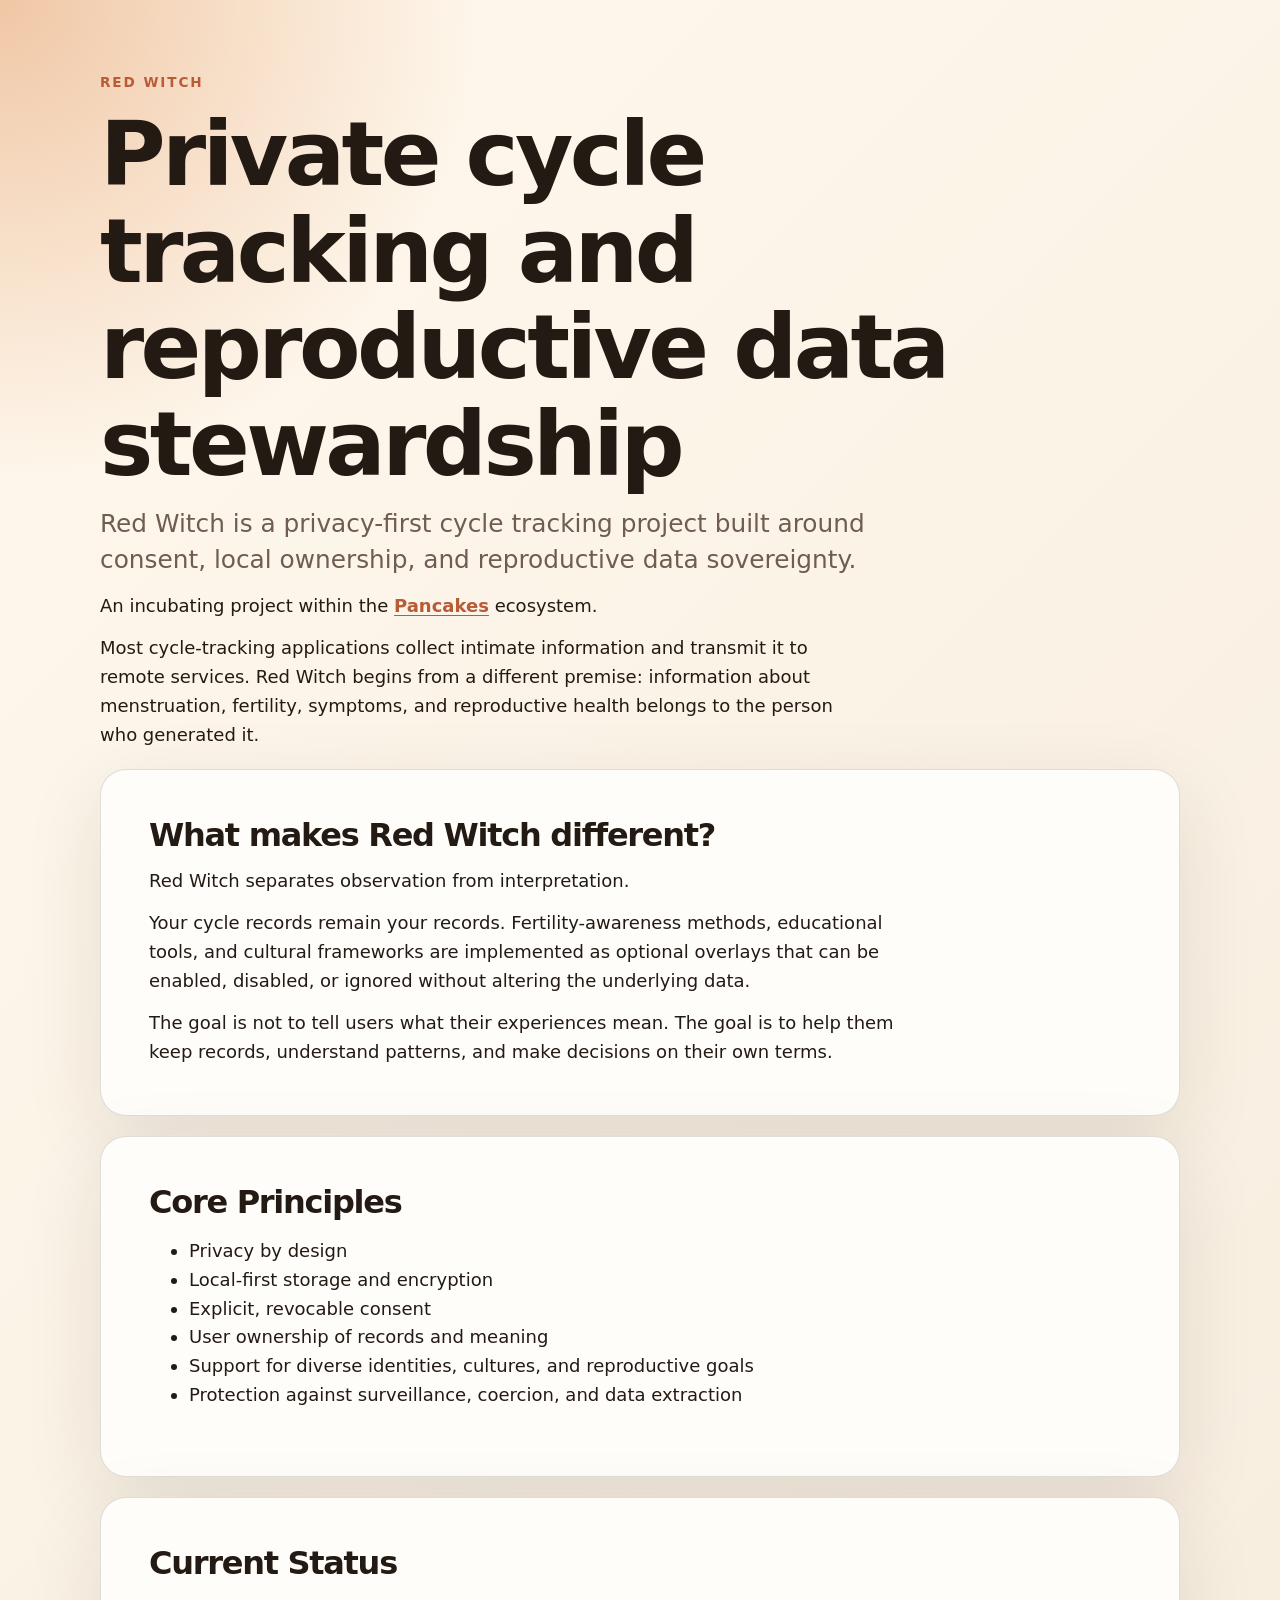
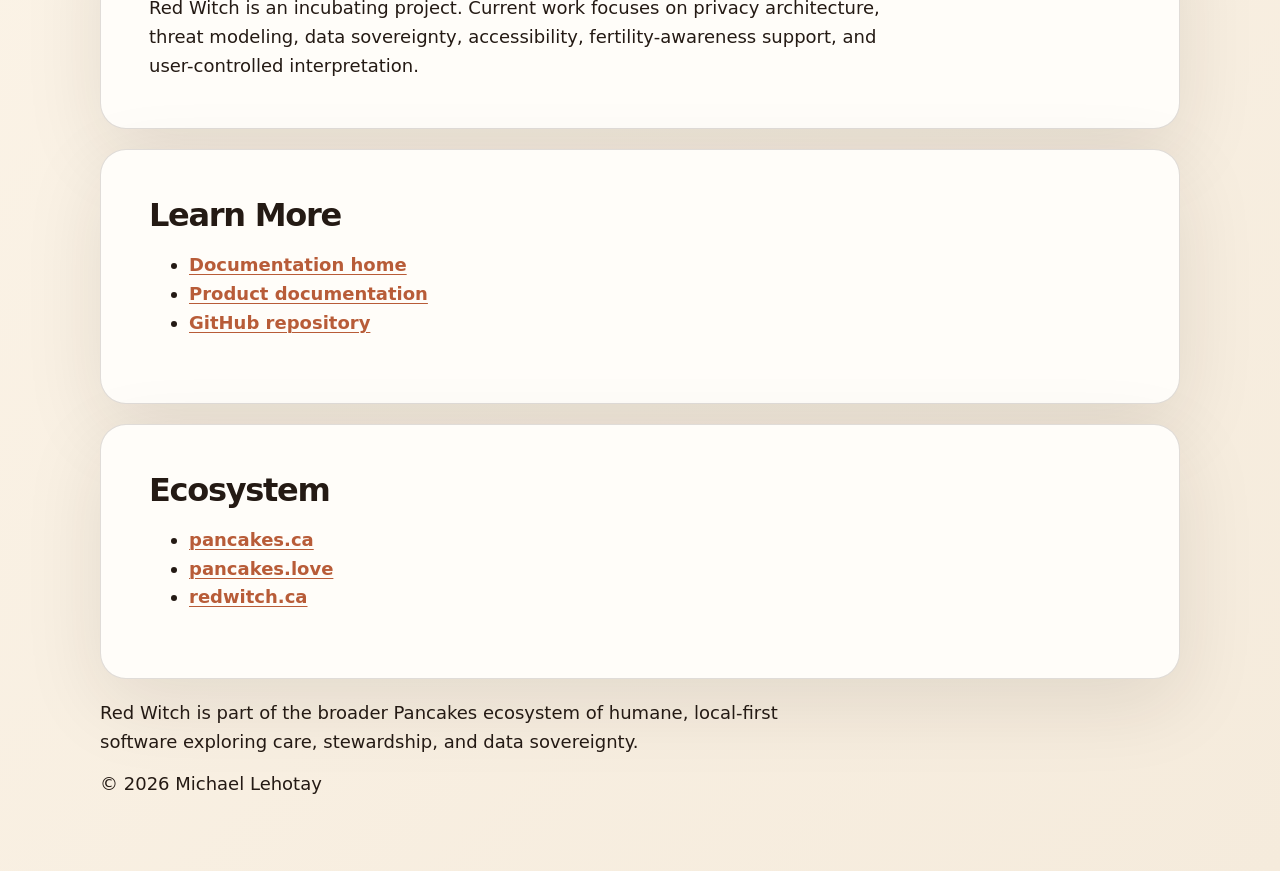
<file: site/index.html>
<!doctype html>
<html lang="en">
<head>
  <meta charset="utf-8">
  <meta name="viewport" content="width=device-width, initial-scale=1">
  <title>Red Witch</title>
  <meta
    name="description"
    content="Privacy-first cycle tracking, reproductive recordkeeping, and data sovereignty."
  >
  <link rel="canonical" href="https://www.redwitch.ca/">
  <link rel="stylesheet" href="styles.css">
</head>
<body>
  <main class="page">
    <header>
      <p class="eyebrow">Red Witch</p>
      <h1>Private cycle tracking and reproductive data stewardship</h1>
      <p class="lede">
        Red Witch is a privacy-first cycle tracking project built around
        consent, local ownership, and reproductive data sovereignty.
      </p>
      <p class="small">
        An incubating project within the
        <a href="https://pancakes.ca/">Pancakes</a>
        ecosystem.
      </p>
    </header>

    <section>
      <p>
        Most cycle-tracking applications collect intimate information and
        transmit it to remote services. Red Witch begins from a different
        premise: information about menstruation, fertility, symptoms, and
        reproductive health belongs to the person who generated it.
      </p>
    </section>

    <section class="panel">
      <h2>What makes Red Witch different?</h2>

      <p>
        Red Witch separates observation from interpretation.
      </p>

      <p>
        Your cycle records remain your records. Fertility-awareness methods,
        educational tools, and cultural frameworks are implemented as optional
        overlays that can be enabled, disabled, or ignored without altering
        the underlying data.
      </p>

      <p>
        The goal is not to tell users what their experiences mean. The goal
        is to help them keep records, understand patterns, and make decisions
        on their own terms.
      </p>
    </section>

    <section class="panel">
      <h2>Core Principles</h2>

      <ul class="links">
        <li>Privacy by design</li>
        <li>Local-first storage and encryption</li>
        <li>Explicit, revocable consent</li>
        <li>User ownership of records and meaning</li>
        <li>Support for diverse identities, cultures, and reproductive goals</li>
        <li>Protection against surveillance, coercion, and data extraction</li>
      </ul>
    </section>

    <section class="panel">
      <h2>Current Status</h2>

      <p>
        Red Witch is an incubating project. Current work focuses on privacy
        architecture, threat modeling, data sovereignty, accessibility,
        fertility-awareness support, and user-controlled interpretation.
      </p>
    </section>

    <section class="panel">
      <h2>Learn More</h2>

      <ul class="links">
        <li><a href="https://docs.redwitch.ca/">Documentation home</a></li>
        <li><a href="https://docs.redwitch.ca/product/">Product documentation</a></li>
        <li><a href="https://github.com/Floating-Eye-Software/redwitch">GitHub repository</a></li>
      </ul>
    </section>

    <section class="panel">
      <h2>Ecosystem</h2>

      <ul class="links">
        <li><a href="https://pancakes.ca/">pancakes.ca</a></li>
        <li><a href="https://pancakes.love/">pancakes.love</a></li>
        <li><a href="https://www.redwitch.ca/">redwitch.ca</a></li>
      </ul>
    </section>

    <footer>
      <p>
        Red Witch is part of the broader Pancakes ecosystem of humane,
        local-first software exploring care, stewardship, and data sovereignty.
      </p>

      <p class="small">
        © 2026 Michael Lehotay
      </p>
    </footer>
  </main>
</body>
</html>
</file>
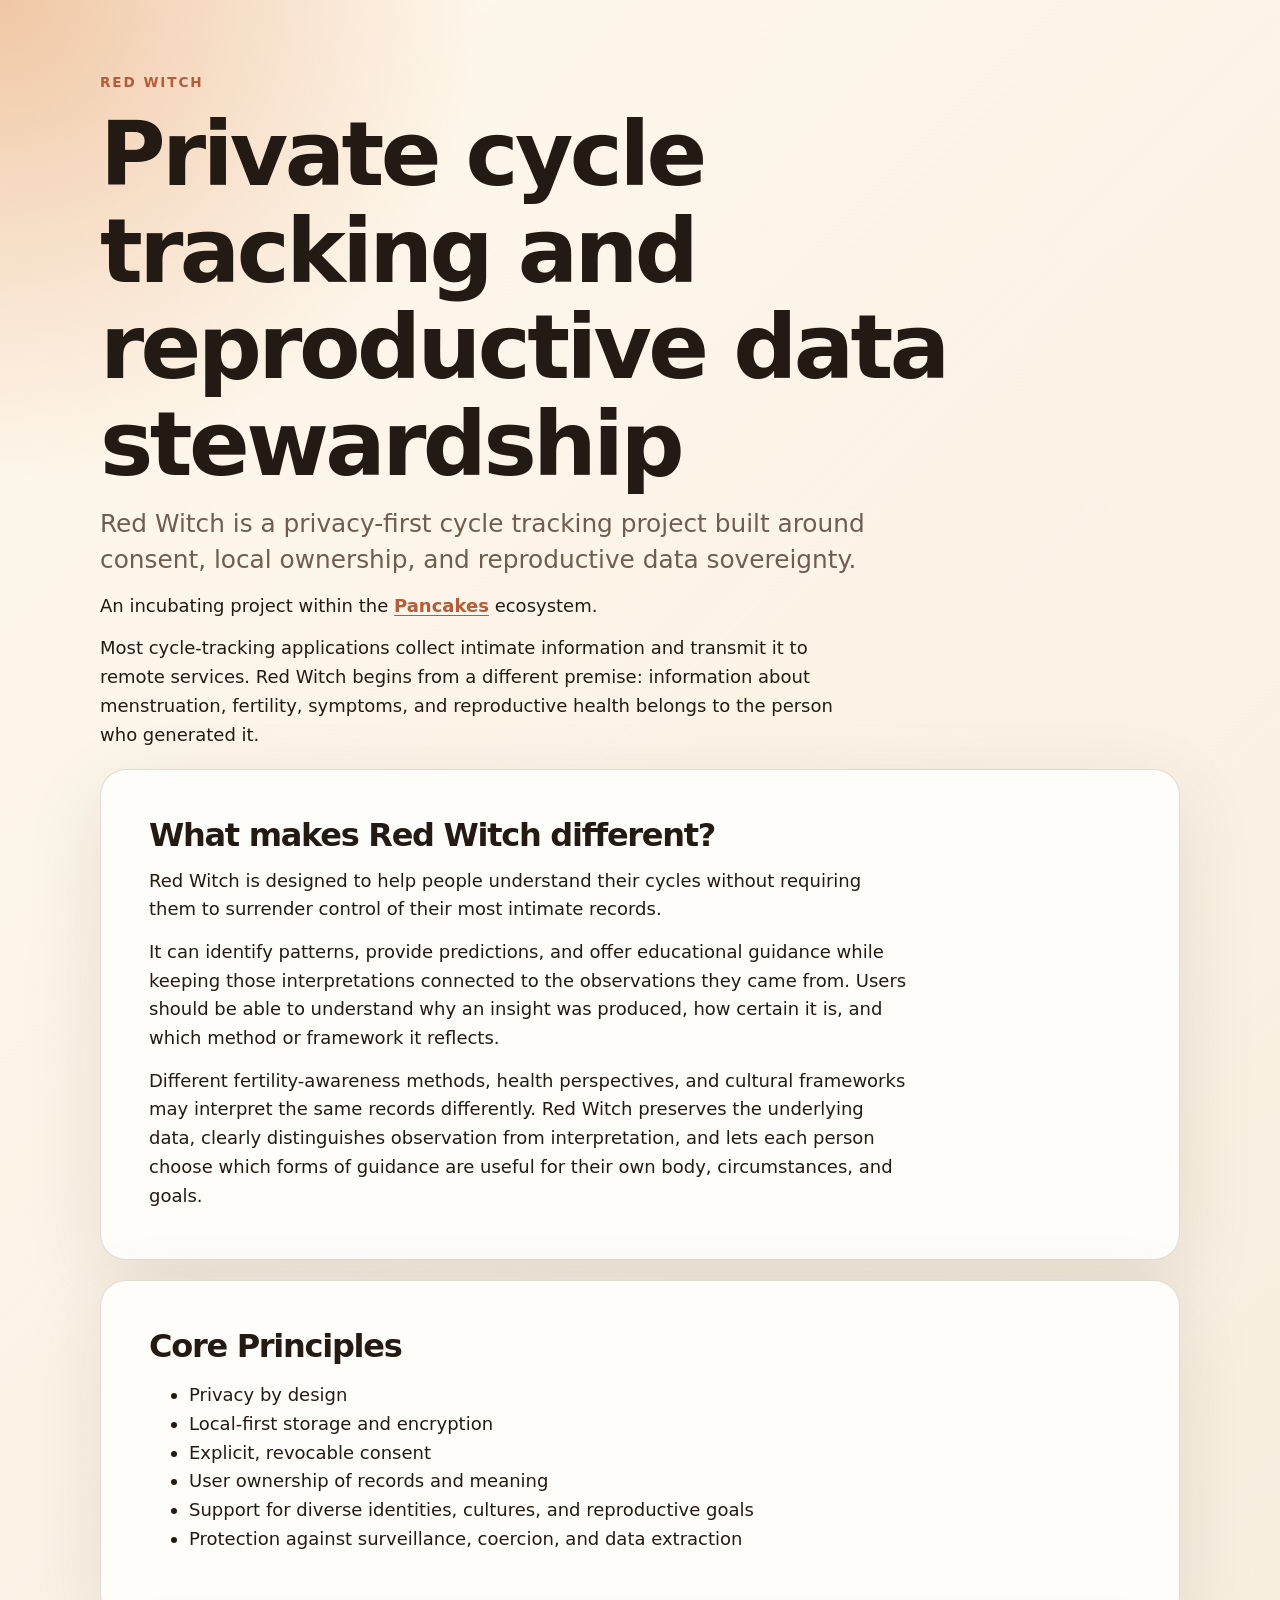
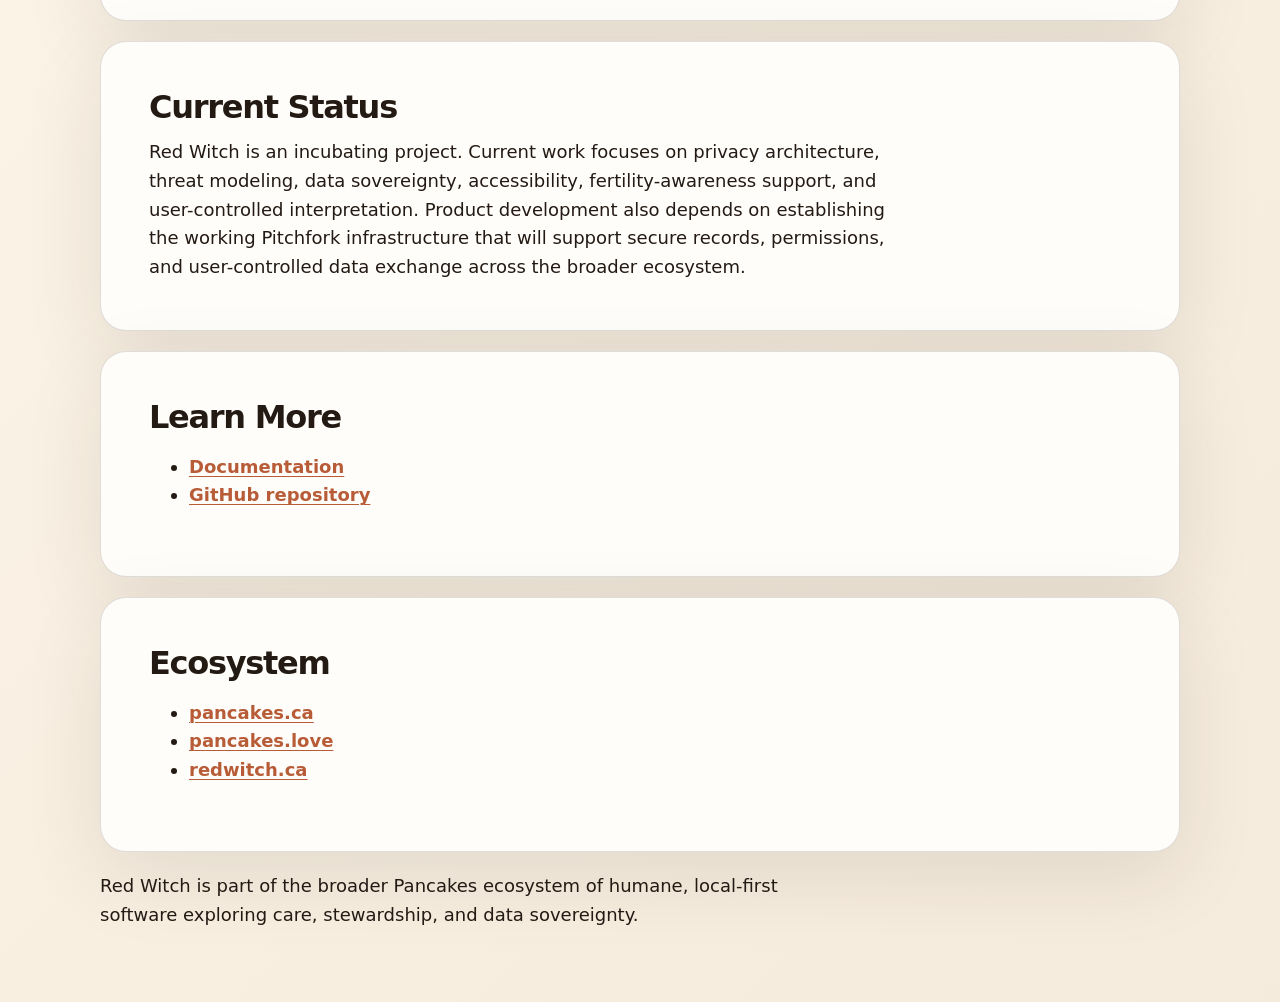
<file: sites/www.redwitch.ca/index.html>
<!doctype html>
<html lang="en">
<head>
  <meta charset="utf-8">
  <meta name="viewport" content="width=device-width, initial-scale=1">
  <title>Red Witch</title>
  <meta
    name="description"
    content="Privacy-first cycle tracking, reproductive recordkeeping, and data sovereignty."
  >
  <!-- Canonical host; the apex redirect root is /sites/redwitch.ca/. -->
  <link rel="canonical" href="https://www.redwitch.ca/">
  <link rel="stylesheet" href="styles.css">
</head>
<body>
  <main class="page">
    <header>
      <p class="eyebrow">Red Witch</p>
      <h1>Private cycle tracking and reproductive data stewardship</h1>
      <p class="lede">
        Red Witch is a privacy-first cycle tracking project built around
        consent, local ownership, and reproductive data sovereignty.
      </p>
      <p class="small">
        An incubating project within the
        <a href="https://www.pancakes.ca/">Pancakes</a>
        ecosystem.
      </p>
    </header>

    <section>
      <p>
        Most cycle-tracking applications collect intimate information and
        transmit it to remote services. Red Witch begins from a different
        premise: information about menstruation, fertility, symptoms, and
        reproductive health belongs to the person who generated it.
      </p>
    </section>

    <section class="panel">
      <h2>What makes Red Witch different?</h2>

      <p>
        Red Witch is designed to help people understand their cycles without
        requiring them to surrender control of their most intimate records.
      </p>

      <p>
        It can identify patterns, provide predictions, and offer educational
        guidance while keeping those interpretations connected to the
        observations they came from. Users should be able to understand why an
        insight was produced, how certain it is, and which method or framework
        it reflects.
      </p>

      <p>
        Different fertility-awareness methods, health perspectives, and
        cultural frameworks may interpret the same records differently. Red
        Witch preserves the underlying data, clearly distinguishes observation
        from interpretation, and lets each person choose which forms of
        guidance are useful for their own body, circumstances, and goals.
      </p>
    </section>

    <section class="panel">
      <h2>Core Principles</h2>

      <ul class="links">
        <li>Privacy by design</li>
        <li>Local-first storage and encryption</li>
        <li>Explicit, revocable consent</li>
        <li>User ownership of records and meaning</li>
        <li>Support for diverse identities, cultures, and reproductive goals</li>
        <li>Protection against surveillance, coercion, and data extraction</li>
      </ul>
    </section>

    <section class="panel">
      <h2>Current Status</h2>

      <p>
        Red Witch is an incubating project. Current work focuses on privacy
        architecture, threat modeling, data sovereignty, accessibility,
        fertility-awareness support, and user-controlled interpretation.
        Product development also depends on establishing the working Pitchfork
        infrastructure that will support secure records, permissions, and
        user-controlled data exchange across the broader ecosystem.
      </p>
    </section>

    <section class="panel">
      <h2>Learn More</h2>

      <ul class="links">
        <li><a href="https://docs.redwitch.ca/">Documentation</a></li>
        <li><a href="https://github.com/Floating-Eye-Software/redwitch">GitHub repository</a></li>
      </ul>
    </section>

    <section class="panel">
      <h2>Ecosystem</h2>

      <ul class="links">
        <li><a href="https://www.pancakes.ca/">pancakes.ca</a></li>
        <li><a href="https://pancakes.love/">pancakes.love</a></li>
        <li><a href="https://www.redwitch.ca/">redwitch.ca</a></li>
      </ul>
    </section>

    <footer>
      <p>
        Red Witch is part of the broader Pancakes ecosystem of humane,
        local-first software exploring care, stewardship, and data sovereignty.
      </p>
    </footer>

  </main>
</body>
</html>
</file>
<file: site/styles.css>
:root {
  --bg: #fff8ed;
  --panel: #fffdf8;
  --panel-muted: #f5ebdc;
  --text: #241a14;
  --muted: #6e5d50;
  --accent: #b85c38;
  --accent-soft: #f0c7a5;
  --border: rgba(36, 26, 20, 0.14);
  --shadow: 0 24px 80px rgba(36, 26, 20, 0.10);
  --radius: 26px;
}

.site-pancakes-love {
  --bg: #fff1f5;
  --panel: #fffaff;
  --panel-muted: #f7e3eb;
  --text: #2a111a;
  --muted: #755263;
  --accent: #a43d68;
  --accent-soft: #f1b6cc;
  --border: rgba(42, 17, 26, 0.14);
  --shadow: 0 24px 80px rgba(42, 17, 26, 0.11);
}

* {
  box-sizing: border-box;
}

html {
  min-height: 100%;
}

body {
  min-height: 100%;
  margin: 0;
  background:
    radial-gradient(circle at top left, var(--accent-soft), transparent 30rem),
    linear-gradient(135deg, var(--bg), var(--panel-muted));
  color: var(--text);
  font-family: ui-sans-serif, system-ui, -apple-system, BlinkMacSystemFont, "Segoe UI", sans-serif;
  font-size: 18px;
  line-height: 1.6;
}

.page {
  width: min(1080px, calc(100% - 32px));
  margin: 0 auto;
  padding: 8vh 0;
}

.panel,
.card {
  background: color-mix(in srgb, var(--panel) 92%, white 8%);
  border: 1px solid var(--border);
  border-radius: var(--radius);
  box-shadow: var(--shadow);
}

.panel {
  padding: clamp(1.5rem, 4vw, 3rem);
  margin: 1.25rem 0;
}

.panel-hero {
  padding-top: clamp(2.5rem, 8vw, 5rem);
  padding-bottom: clamp(2.5rem, 8vw, 5rem);
}

.panel-muted {
  background: color-mix(in srgb, var(--panel-muted) 82%, white 18%);
}

.eyebrow {
  margin: 0 0 0.75rem;
  color: var(--accent);
  font-size: 0.85rem;
  font-weight: 800;
  letter-spacing: 0.14em;
  text-transform: uppercase;
}

h1,
h2 {
  line-height: 1.08;
  letter-spacing: -0.04em;
}

h1 {
  max-width: 920px;
  margin: 0;
  font-size: clamp(2.4rem, 8vw, 5.6rem);
}

h2 {
  margin: 0 0 0.85rem;
  font-size: clamp(1.35rem, 3vw, 2rem);
}

p {
  max-width: 760px;
  margin: 0.85rem 0 0;
}

.lede {
  max-width: 820px;
  color: var(--muted);
  font-size: clamp(1.2rem, 2.4vw, 1.55rem);
  line-height: 1.45;
}

.grid {
  display: grid;
  grid-template-columns: repeat(2, minmax(0, 1fr));
  gap: 1.25rem;
  margin: 1.25rem 0;
}

.card {
  padding: clamp(1.25rem, 3vw, 2rem);
}

.card p {
  color: var(--muted);
}

.principles {
  display: grid;
  grid-template-columns: repeat(2, minmax(0, 1fr));
  gap: 0.5rem 1.5rem;
  margin: 1rem 0 0;
  padding-left: 1.25rem;
}

.principles li::marker {
  color: var(--accent);
}

a {
  color: var(--accent);
  font-weight: 700;
  text-decoration-thickness: 0.08em;
  text-underline-offset: 0.16em;
}

a:hover {
  text-decoration-thickness: 0.14em;
}

@media (max-width: 760px) {
  body {
    font-size: 16px;
  }

  .page {
    width: min(100% - 24px, 1080px);
    padding: 3vh 0;
  }

  .grid,
  .principles {
    grid-template-columns: 1fr;
  }
}
</file>
<file: sites/www.redwitch.ca/styles.css>
:root {
  --bg: #fff8ed;
  --panel: #fffdf8;
  --panel-muted: #f5ebdc;
  --text: #241a14;
  --muted: #6e5d50;
  --accent: #b85c38;
  --accent-soft: #f0c7a5;
  --border: rgba(36, 26, 20, 0.14);
  --shadow: 0 24px 80px rgba(36, 26, 20, 0.10);
  --radius: 26px;
}

.site-pancakes-love {
  --bg: #fff1f5;
  --panel: #fffaff;
  --panel-muted: #f7e3eb;
  --text: #2a111a;
  --muted: #755263;
  --accent: #a43d68;
  --accent-soft: #f1b6cc;
  --border: rgba(42, 17, 26, 0.14);
  --shadow: 0 24px 80px rgba(42, 17, 26, 0.11);
}

* {
  box-sizing: border-box;
}

html {
  min-height: 100%;
}

body {
  min-height: 100%;
  margin: 0;
  background:
    radial-gradient(circle at top left, var(--accent-soft), transparent 30rem),
    linear-gradient(135deg, var(--bg), var(--panel-muted));
  color: var(--text);
  font-family: ui-sans-serif, system-ui, -apple-system, BlinkMacSystemFont, "Segoe UI", sans-serif;
  font-size: 18px;
  line-height: 1.6;
}

.page {
  width: min(1080px, calc(100% - 32px));
  margin: 0 auto;
  padding: 8vh 0;
}

.panel,
.card {
  background: color-mix(in srgb, var(--panel) 92%, white 8%);
  border: 1px solid var(--border);
  border-radius: var(--radius);
  box-shadow: var(--shadow);
}

.panel {
  padding: clamp(1.5rem, 4vw, 3rem);
  margin: 1.25rem 0;
}

.panel-hero {
  padding-top: clamp(2.5rem, 8vw, 5rem);
  padding-bottom: clamp(2.5rem, 8vw, 5rem);
}

.panel-muted {
  background: color-mix(in srgb, var(--panel-muted) 82%, white 18%);
}

.eyebrow {
  margin: 0 0 0.75rem;
  color: var(--accent);
  font-size: 0.85rem;
  font-weight: 800;
  letter-spacing: 0.14em;
  text-transform: uppercase;
}

h1,
h2 {
  line-height: 1.08;
  letter-spacing: -0.04em;
}

h1 {
  max-width: 920px;
  margin: 0;
  font-size: clamp(2.4rem, 8vw, 5.6rem);
}

h2 {
  margin: 0 0 0.85rem;
  font-size: clamp(1.35rem, 3vw, 2rem);
}

p {
  max-width: 760px;
  margin: 0.85rem 0 0;
}

.lede {
  max-width: 820px;
  color: var(--muted);
  font-size: clamp(1.2rem, 2.4vw, 1.55rem);
  line-height: 1.45;
}

.grid {
  display: grid;
  grid-template-columns: repeat(2, minmax(0, 1fr));
  gap: 1.25rem;
  margin: 1.25rem 0;
}

.card {
  padding: clamp(1.25rem, 3vw, 2rem);
}

.card p {
  color: var(--muted);
}

.principles {
  display: grid;
  grid-template-columns: repeat(2, minmax(0, 1fr));
  gap: 0.5rem 1.5rem;
  margin: 1rem 0 0;
  padding-left: 1.25rem;
}

.principles li::marker {
  color: var(--accent);
}

a {
  color: var(--accent);
  font-weight: 700;
  text-decoration-thickness: 0.08em;
  text-underline-offset: 0.16em;
}

a:hover {
  text-decoration-thickness: 0.14em;
}

@media (max-width: 760px) {
  body {
    font-size: 16px;
  }

  .page {
    width: min(100% - 24px, 1080px);
    padding: 3vh 0;
  }

  .grid,
  .principles {
    grid-template-columns: 1fr;
  }
}
</file>
